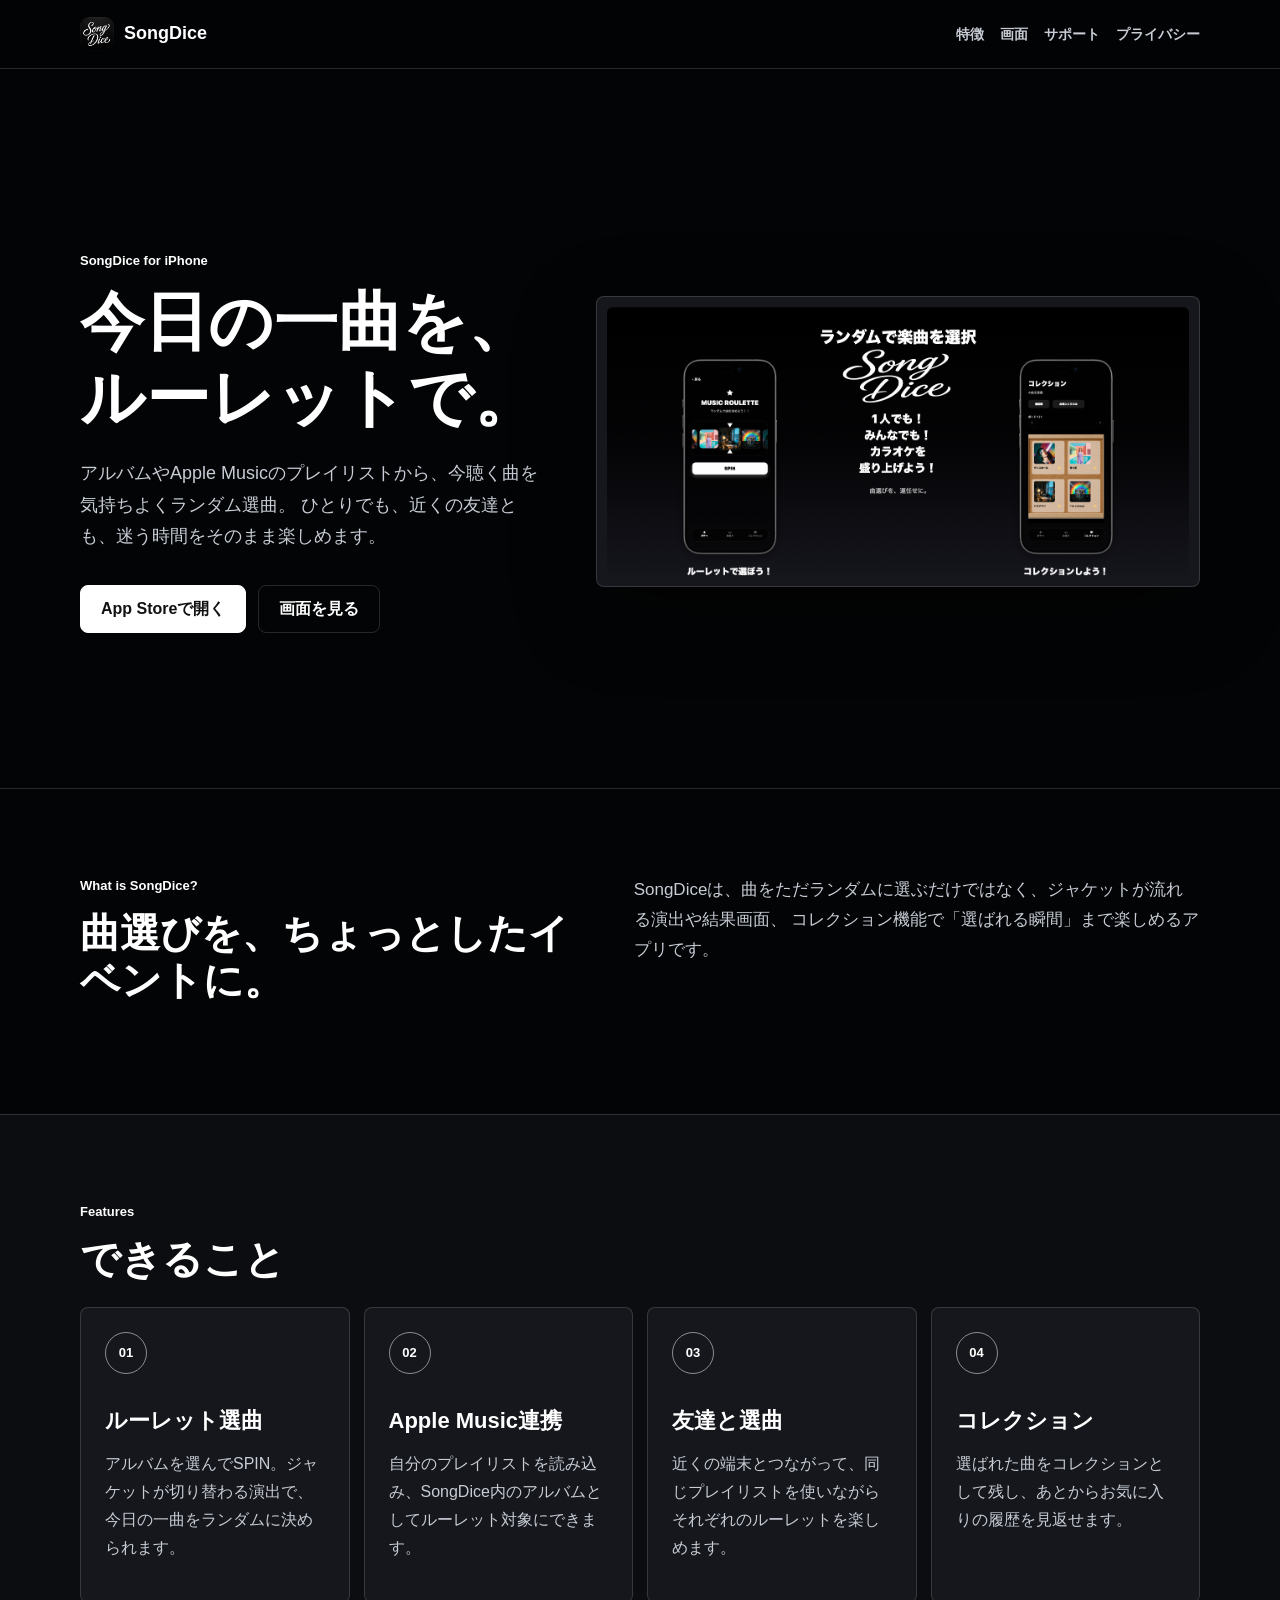
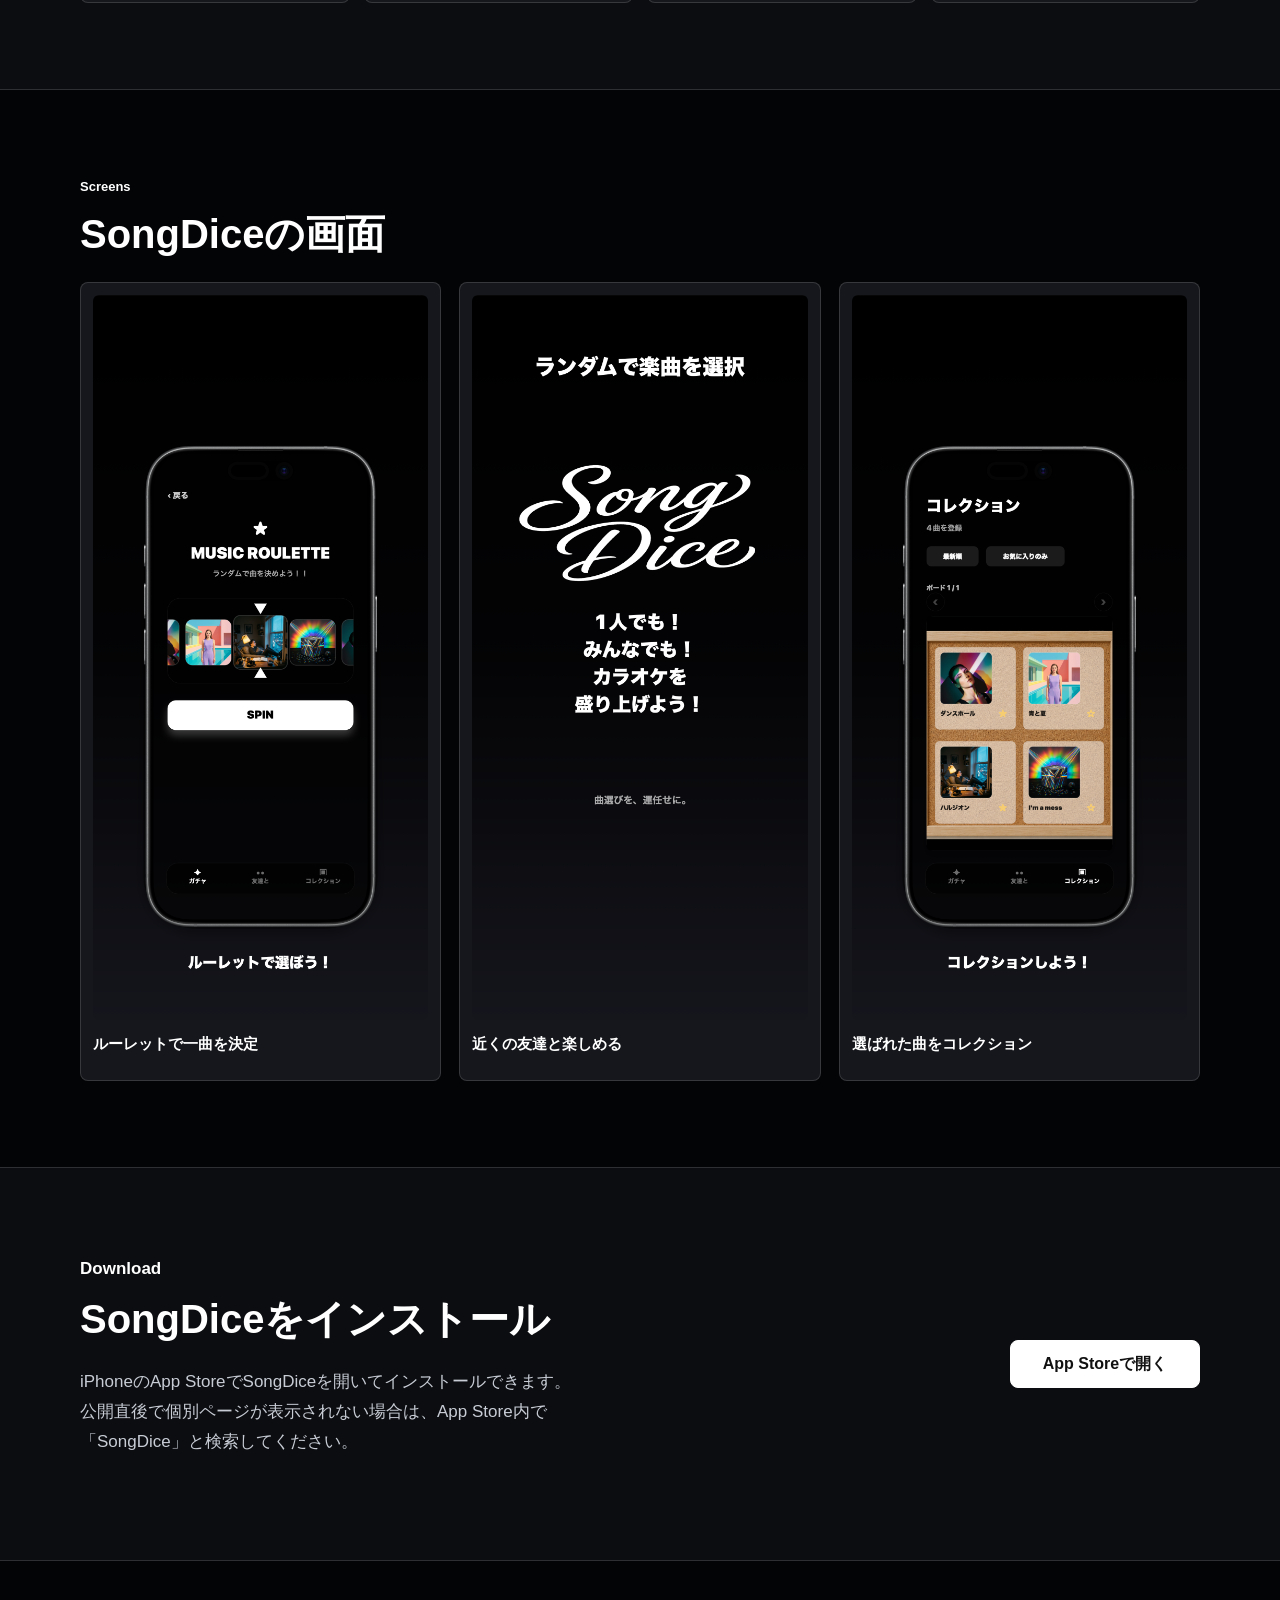
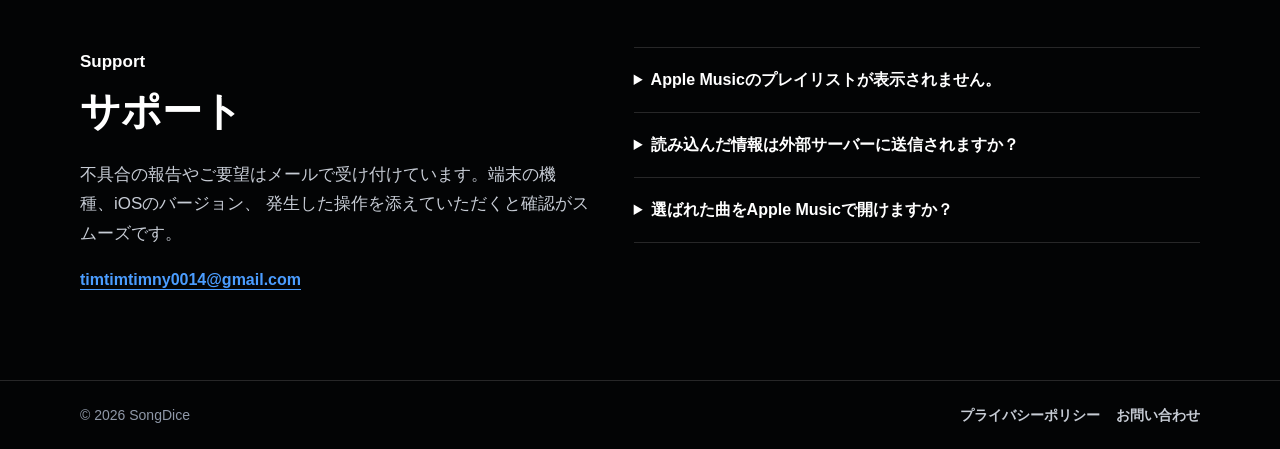
<file: index.html>
<!DOCTYPE html>
<html lang="ja">
<head>
  <meta charset="UTF-8">
  <meta name="viewport" content="width=device-width, initial-scale=1">
  <meta name="description" content="SongDiceは、アルバムやApple Musicのプレイリストから今日の一曲をルーレットで決めるiOSアプリです。">
  <meta property="og:title" content="SongDice">
  <meta property="og:description" content="今日の一曲を、ルーレットで。">
  <meta property="og:image" content="assets/songdice-hero.png">
  <meta property="og:type" content="website">
  <title>SongDice</title>
  <link rel="icon" href="assets/songdice-icon.png">
  <link rel="apple-touch-icon" href="assets/songdice-icon.png">
  <link rel="stylesheet" href="styles.css">
</head>
<body>
  <header class="site-header">
    <div class="shell nav">
      <a class="brand" href="index.html" aria-label="SongDice トップ">
        <img src="assets/songdice-icon.png" alt="" width="34" height="34">
        <span>SongDice</span>
      </a>
      <nav aria-label="ページ内ナビゲーション">
        <a href="#features">特徴</a>
        <a href="#screens">画面</a>
        <a href="#support">サポート</a>
        <a href="privacy.html">プライバシー</a>
      </nav>
    </div>
  </header>

  <main>
    <section class="hero">
      <div class="shell hero-grid">
        <div class="hero-copy">
          <p class="eyebrow">SongDice for iPhone</p>
          <h1>今日の一曲を、ルーレットで。</h1>
          <p>
            アルバムやApple Musicのプレイリストから、今聴く曲を気持ちよくランダム選曲。
            ひとりでも、近くの友達とも、迷う時間をそのまま楽しめます。
          </p>
          <div class="hero-actions" aria-label="主要リンク">
            <a class="button primary" href="https://apps.apple.com/jp/app/song-dice/id6774617741" target="_blank" rel="noopener noreferrer">App Storeで開く</a>
            <a class="button secondary" href="#screens">画面を見る</a>
          </div>
        </div>
        <figure class="hero-visual" aria-label="SongDiceのアプリ画面">
          <img src="assets/songdice-hero.png" alt="SongDiceのルーレット、メッセージ、コレクション画面">
        </figure>
      </div>
    </section>

    <section class="section intro">
      <div class="shell intro-grid">
        <div>
          <p class="eyebrow">What is SongDice?</p>
          <h2>曲選びを、ちょっとしたイベントに。</h2>
        </div>
        <p>
          SongDiceは、曲をただランダムに選ぶだけではなく、ジャケットが流れる演出や結果画面、
          コレクション機能で「選ばれる瞬間」まで楽しめるアプリです。
        </p>
      </div>
    </section>

    <section class="section band" id="features">
      <div class="shell">
        <p class="eyebrow">Features</p>
        <h2>できること</h2>
        <div class="feature-grid">
          <article>
            <span class="feature-number">01</span>
            <h3>ルーレット選曲</h3>
            <p>アルバムを選んでSPIN。ジャケットが切り替わる演出で、今日の一曲をランダムに決められます。</p>
          </article>
          <article>
            <span class="feature-number">02</span>
            <h3>Apple Music連携</h3>
            <p>自分のプレイリストを読み込み、SongDice内のアルバムとしてルーレット対象にできます。</p>
          </article>
          <article>
            <span class="feature-number">03</span>
            <h3>友達と選曲</h3>
            <p>近くの端末とつながって、同じプレイリストを使いながらそれぞれのルーレットを楽しめます。</p>
          </article>
          <article>
            <span class="feature-number">04</span>
            <h3>コレクション</h3>
            <p>選ばれた曲をコレクションとして残し、あとからお気に入りの履歴を見返せます。</p>
          </article>
        </div>
      </div>
    </section>

    <section class="section" id="screens">
      <div class="shell">
        <div class="section-heading">
          <p class="eyebrow">Screens</p>
          <h2>SongDiceの画面</h2>
        </div>
        <div class="screen-grid">
          <figure>
            <img src="assets/songdice-roulette.png" alt="ルーレット選曲画面">
            <figcaption>ルーレットで一曲を決定</figcaption>
          </figure>
          <figure>
            <img src="assets/songdice-message.png" alt="友達と楽しむメッセージ画面">
            <figcaption>近くの友達と楽しめる</figcaption>
          </figure>
          <figure>
            <img src="assets/songdice-collection.png" alt="選ばれた曲のコレクション画面">
            <figcaption>選ばれた曲をコレクション</figcaption>
          </figure>
        </div>
      </div>
    </section>

    <section class="section band install">
      <div class="shell install-grid">
        <div>
          <p class="eyebrow">Download</p>
          <h2>SongDiceをインストール</h2>
          <p>
            iPhoneのApp StoreでSongDiceを開いてインストールできます。
            公開直後で個別ページが表示されない場合は、App Store内で「SongDice」と検索してください。
          </p>
        </div>
        <a class="button primary large" href="https://apps.apple.com/jp/app/song-dice/id6774617741" target="_blank" rel="noopener noreferrer">App Storeで開く</a>
      </div>
    </section>

    <section class="section" id="support">
      <div class="shell support-grid">
        <div>
          <p class="eyebrow">Support</p>
          <h2>サポート</h2>
          <p>
            不具合の報告やご要望はメールで受け付けています。端末の機種、iOSのバージョン、
            発生した操作を添えていただくと確認がスムーズです。
          </p>
          <a class="text-link" href="mailto:timtimtimny0014@gmail.com">timtimtimny0014@gmail.com</a>
        </div>
        <div class="faq-list" aria-label="よくある質問">
          <details>
            <summary>Apple Musicのプレイリストが表示されません。</summary>
            <p>端末でApple Musicにサインインしていること、設定アプリでSongDiceのメディアアクセスが許可されていることをご確認ください。</p>
          </details>
          <details>
            <summary>読み込んだ情報は外部サーバーに送信されますか？</summary>
            <p>SongDice独自のサーバーには送信しません。読み込んだアルバムと曲情報は端末内に保存されます。</p>
          </details>
          <details>
            <summary>選ばれた曲をApple Musicで開けますか？</summary>
            <p>曲情報にApple Musicのリンクがある場合は、結果画面からApple Musicで開けます。</p>
          </details>
        </div>
      </div>
    </section>
  </main>

  <footer>
    <div class="shell footer-inner">
      <span>© 2026 SongDice</span>
      <div>
        <a href="privacy.html">プライバシーポリシー</a>
        <a href="mailto:timtimtimny0014@gmail.com">お問い合わせ</a>
      </div>
    </div>
  </footer>
</body>
</html>
</file>
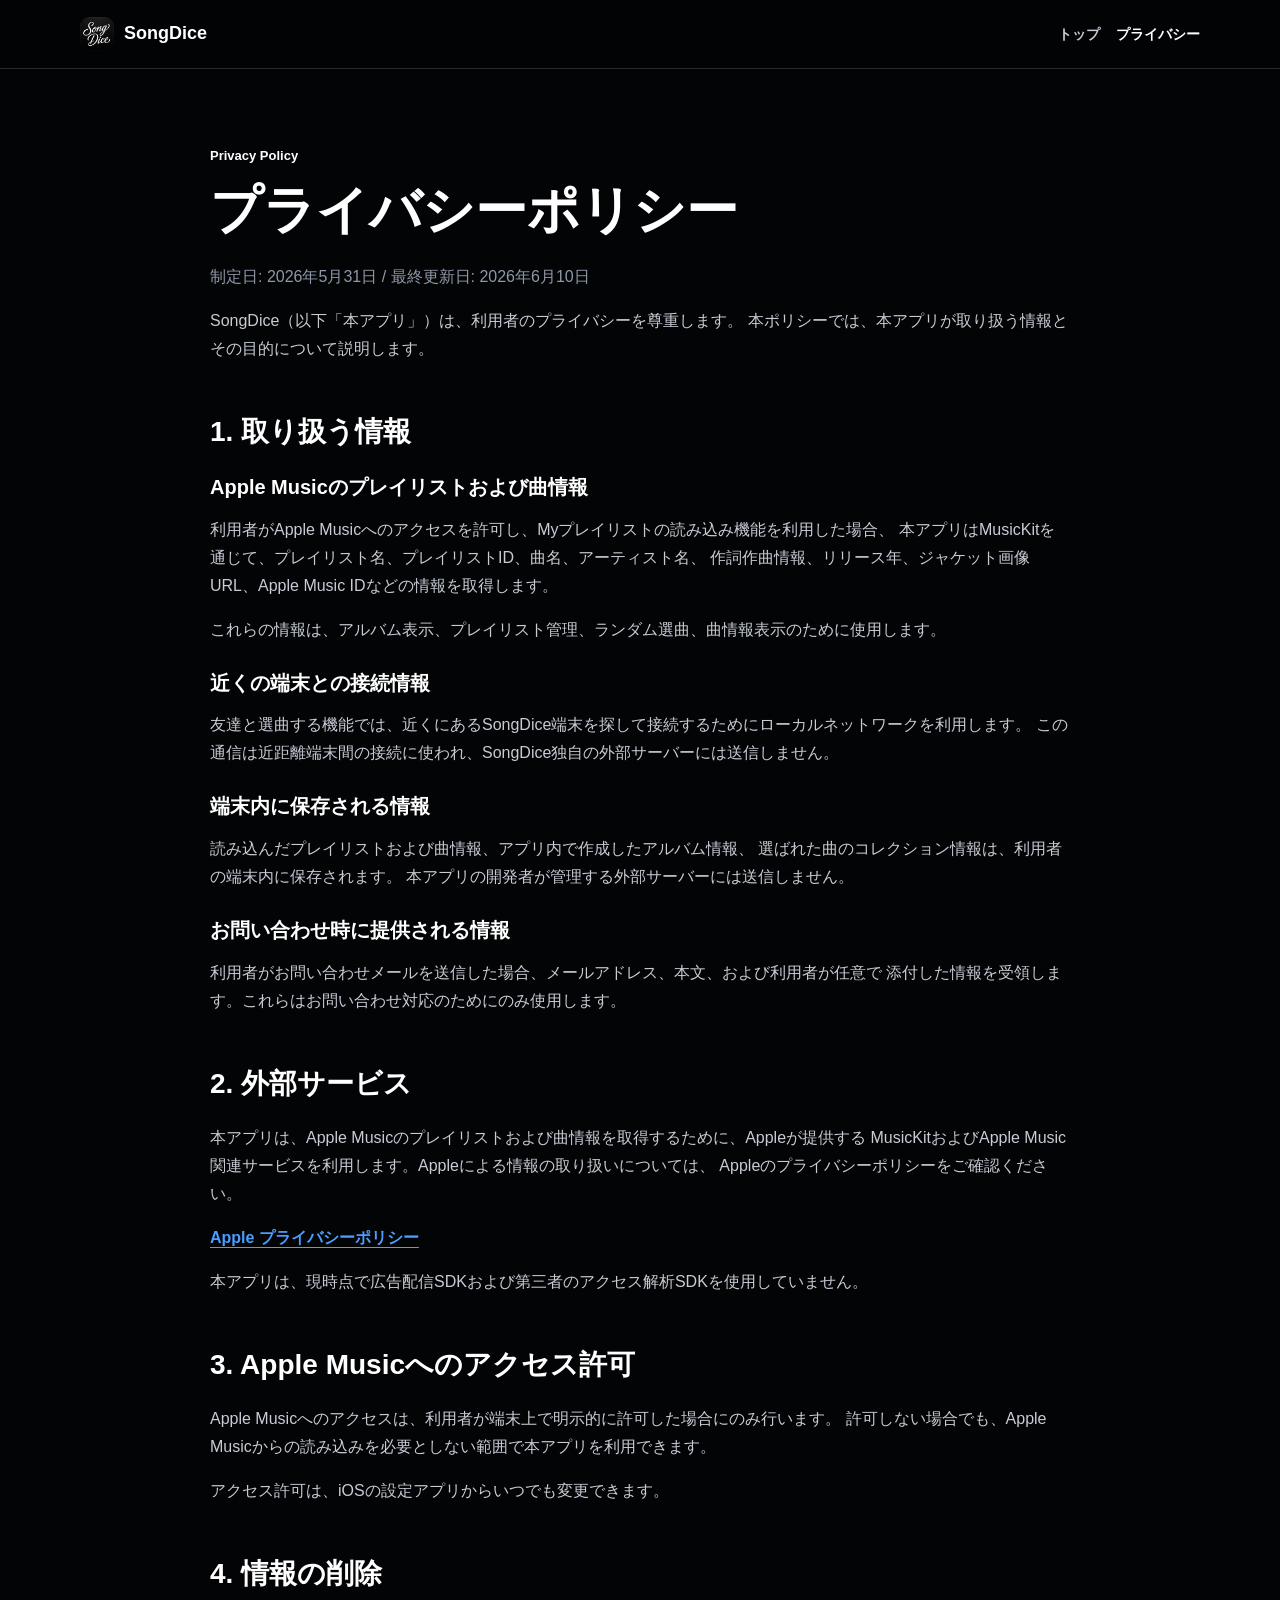
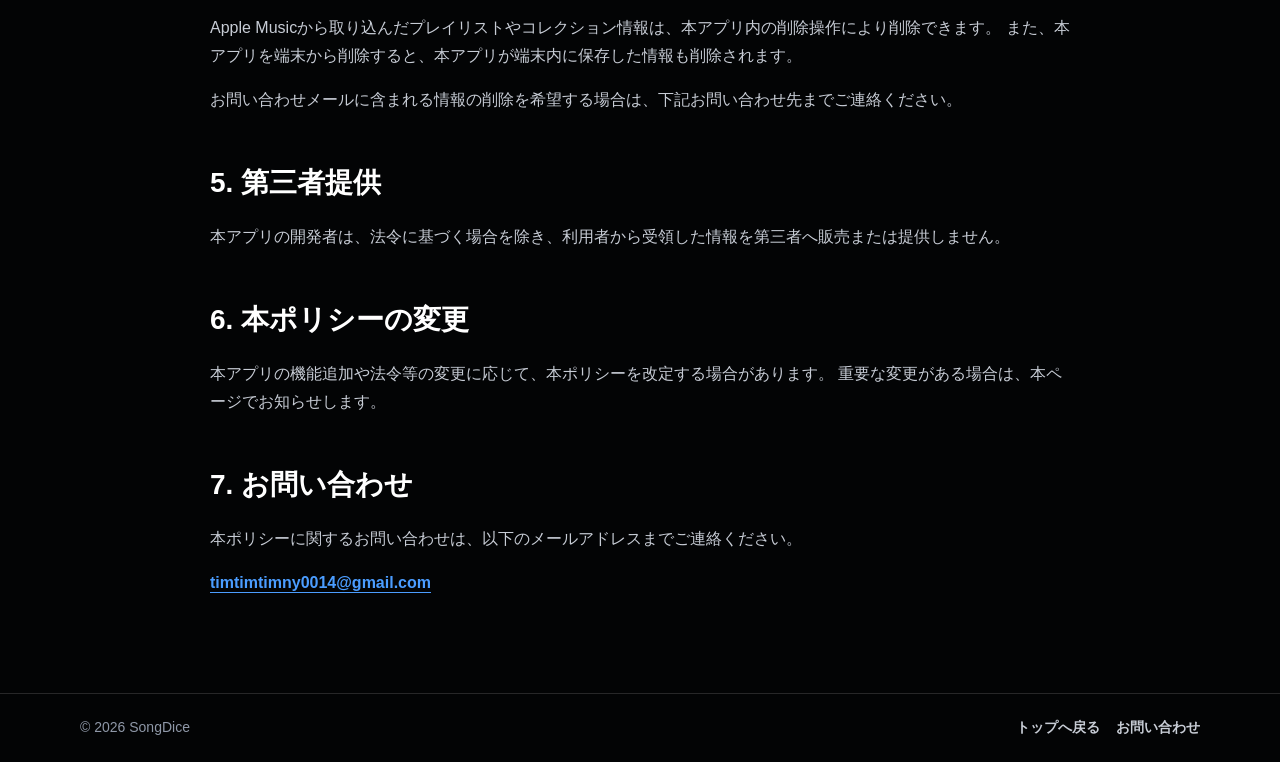
<file: privacy.html>
<!DOCTYPE html>
<html lang="ja">
<head>
  <meta charset="UTF-8">
  <meta name="viewport" content="width=device-width, initial-scale=1">
  <meta name="description" content="SongDiceのプライバシーポリシーです。">
  <title>プライバシーポリシー | SongDice</title>
  <link rel="icon" href="assets/songdice-icon.png">
  <link rel="apple-touch-icon" href="assets/songdice-icon.png">
  <link rel="stylesheet" href="styles.css">
</head>
<body>
  <header class="site-header">
    <div class="shell nav">
      <a class="brand" href="index.html" aria-label="SongDice トップ">
        <img src="assets/songdice-icon.png" alt="" width="34" height="34">
        <span>SongDice</span>
      </a>
      <nav aria-label="ページナビゲーション">
        <a href="index.html">トップ</a>
        <a aria-current="page" href="privacy.html">プライバシー</a>
      </nav>
    </div>
  </header>

  <main class="shell policy">
    <p class="eyebrow">Privacy Policy</p>
    <h1>プライバシーポリシー</h1>
    <p class="updated">制定日: 2026年5月31日 / 最終更新日: 2026年6月10日</p>

    <p>
      SongDice（以下「本アプリ」）は、利用者のプライバシーを尊重します。
      本ポリシーでは、本アプリが取り扱う情報とその目的について説明します。
    </p>

    <section>
      <h2>1. 取り扱う情報</h2>
      <h3>Apple Musicのプレイリストおよび曲情報</h3>
      <p>
        利用者がApple Musicへのアクセスを許可し、Myプレイリストの読み込み機能を利用した場合、
        本アプリはMusicKitを通じて、プレイリスト名、プレイリストID、曲名、アーティスト名、
        作詞作曲情報、リリース年、ジャケット画像URL、Apple Music IDなどの情報を取得します。
      </p>
      <p>
        これらの情報は、アルバム表示、プレイリスト管理、ランダム選曲、曲情報表示のために使用します。
      </p>

      <h3>近くの端末との接続情報</h3>
      <p>
        友達と選曲する機能では、近くにあるSongDice端末を探して接続するためにローカルネットワークを利用します。
        この通信は近距離端末間の接続に使われ、SongDice独自の外部サーバーには送信しません。
      </p>

      <h3>端末内に保存される情報</h3>
      <p>
        読み込んだプレイリストおよび曲情報、アプリ内で作成したアルバム情報、
        選ばれた曲のコレクション情報は、利用者の端末内に保存されます。
        本アプリの開発者が管理する外部サーバーには送信しません。
      </p>

      <h3>お問い合わせ時に提供される情報</h3>
      <p>
        利用者がお問い合わせメールを送信した場合、メールアドレス、本文、および利用者が任意で
        添付した情報を受領します。これらはお問い合わせ対応のためにのみ使用します。
      </p>
    </section>

    <section>
      <h2>2. 外部サービス</h2>
      <p>
        本アプリは、Apple Musicのプレイリストおよび曲情報を取得するために、Appleが提供する
        MusicKitおよびApple Music関連サービスを利用します。Appleによる情報の取り扱いについては、
        Appleのプライバシーポリシーをご確認ください。
      </p>
      <p>
        <a class="text-link" href="https://www.apple.com/legal/privacy/jp/" target="_blank" rel="noopener noreferrer">
          Apple プライバシーポリシー
        </a>
      </p>
      <p>
        本アプリは、現時点で広告配信SDKおよび第三者のアクセス解析SDKを使用していません。
      </p>
    </section>

    <section>
      <h2>3. Apple Musicへのアクセス許可</h2>
      <p>
        Apple Musicへのアクセスは、利用者が端末上で明示的に許可した場合にのみ行います。
        許可しない場合でも、Apple Musicからの読み込みを必要としない範囲で本アプリを利用できます。
      </p>
      <p>
        アクセス許可は、iOSの設定アプリからいつでも変更できます。
      </p>
    </section>

    <section>
      <h2>4. 情報の削除</h2>
      <p>
        Apple Musicから取り込んだプレイリストやコレクション情報は、本アプリ内の削除操作により削除できます。
        また、本アプリを端末から削除すると、本アプリが端末内に保存した情報も削除されます。
      </p>
      <p>
        お問い合わせメールに含まれる情報の削除を希望する場合は、下記お問い合わせ先までご連絡ください。
      </p>
    </section>

    <section>
      <h2>5. 第三者提供</h2>
      <p>
        本アプリの開発者は、法令に基づく場合を除き、利用者から受領した情報を第三者へ販売または提供しません。
      </p>
    </section>

    <section>
      <h2>6. 本ポリシーの変更</h2>
      <p>
        本アプリの機能追加や法令等の変更に応じて、本ポリシーを改定する場合があります。
        重要な変更がある場合は、本ページでお知らせします。
      </p>
    </section>

    <section>
      <h2>7. お問い合わせ</h2>
      <p>本ポリシーに関するお問い合わせは、以下のメールアドレスまでご連絡ください。</p>
      <a class="text-link" href="mailto:timtimtimny0014@gmail.com">timtimtimny0014@gmail.com</a>
    </section>
  </main>

  <footer>
    <div class="shell footer-inner">
      <span>© 2026 SongDice</span>
      <div>
        <a href="index.html">トップへ戻る</a>
        <a href="mailto:timtimtimny0014@gmail.com">お問い合わせ</a>
      </div>
    </div>
  </footer>
</body>
</html>
</file>
<file: styles.css>
:root {
  color-scheme: dark;
  --bg: #030405;
  --bg-soft: #0c0d10;
  --panel: #15171c;
  --panel-strong: #1d2027;
  --line: rgba(255, 255, 255, 0.14);
  --text: #ffffff;
  --muted: #c7ccd5;
  --soft: #8f98a8;
  --green: #22c58b;
  --blue: #4b9dff;
  --max: 1120px;
}

* {
  box-sizing: border-box;
}

html {
  scroll-behavior: smooth;
}

body {
  margin: 0;
  background: var(--bg);
  color: var(--text);
  font-family: -apple-system, BlinkMacSystemFont, "Helvetica Neue", "Yu Gothic", YuGothic, sans-serif;
  line-height: 1.75;
}

img {
  display: block;
  max-width: 100%;
}

a {
  color: inherit;
}

.shell {
  width: min(calc(100% - 40px), var(--max));
  margin-inline: auto;
}

.site-header {
  position: sticky;
  top: 0;
  z-index: 20;
  border-bottom: 1px solid var(--line);
  background: rgba(3, 4, 5, 0.92);
  backdrop-filter: blur(16px);
}

.nav,
.footer-inner {
  display: flex;
  min-height: 68px;
  align-items: center;
  justify-content: space-between;
  gap: 20px;
}

.brand {
  display: flex;
  align-items: center;
  gap: 10px;
  color: var(--text);
  font-size: 18px;
  font-weight: 800;
  text-decoration: none;
}

.brand img {
  border-radius: 9px;
}

nav,
.footer-inner div {
  display: flex;
  flex-wrap: wrap;
  justify-content: flex-end;
  gap: 16px;
}

nav a,
footer a {
  color: var(--muted);
  font-size: 14px;
  font-weight: 700;
  text-decoration: none;
}

nav a:hover,
footer a:hover,
nav a[aria-current="page"] {
  color: var(--text);
}

.hero {
  min-height: 720px;
  display: flex;
  align-items: center;
  padding-block: 78px 52px;
  border-bottom: 1px solid var(--line);
  background: #030405;
}

.hero-grid {
  display: grid;
  grid-template-columns: minmax(0, 0.9fr) minmax(420px, 1.15fr);
  align-items: center;
  gap: 44px;
}

.hero-copy {
  min-width: 0;
}

.eyebrow {
  margin: 0 0 12px;
  color: var(--text);
  font-size: 13px;
  font-weight: 800;
  letter-spacing: 0;
  text-transform: none;
}

h1,
h2,
h3 {
  margin-top: 0;
  color: var(--text);
  line-height: 1.18;
  letter-spacing: 0;
}

h1 {
  margin-bottom: 22px;
  font-size: 64px;
}

h2 {
  margin-bottom: 24px;
  font-size: 40px;
}

h3 {
  margin-bottom: 10px;
  font-size: 22px;
}

p {
  color: var(--muted);
}

.hero-copy p:not(.eyebrow) {
  max-width: 610px;
  margin: 0;
  font-size: 18px;
}

.hero-actions {
  display: flex;
  flex-wrap: wrap;
  gap: 12px;
  margin-top: 32px;
}

.button {
  display: inline-flex;
  min-height: 48px;
  align-items: center;
  justify-content: center;
  padding: 0 20px;
  border: 1px solid var(--line);
  border-radius: 8px;
  color: var(--text);
  font-weight: 800;
  text-decoration: none;
  transition: background 160ms ease, border-color 160ms ease, transform 160ms ease;
}

.button:hover {
  transform: translateY(-1px);
}

.primary {
  border-color: var(--text);
  background: var(--text);
  color: #111111;
}

.primary:hover {
  background: #e9edf3;
}

.secondary:hover {
  border-color: var(--text);
}

.large {
  min-width: 190px;
}

.hero-visual {
  margin: 0;
  padding: 10px;
  border: 1px solid var(--line);
  border-radius: 8px;
  background: var(--panel);
  box-shadow: 0 24px 80px rgba(0, 0, 0, 0.42);
}

.hero-visual img {
  width: 100%;
  border-radius: 6px;
}

.section {
  padding-block: 86px;
}

.band {
  border-block: 1px solid var(--line);
  background: var(--bg-soft);
}

.intro-grid,
.install-grid,
.support-grid {
  display: grid;
  grid-template-columns: minmax(0, 0.9fr) minmax(0, 1fr);
  align-items: start;
  gap: 44px;
}

.intro-grid p:last-child,
.install-grid p,
.support-grid p {
  margin-top: 0;
  font-size: 17px;
}

.feature-grid {
  display: grid;
  grid-template-columns: repeat(4, minmax(0, 1fr));
  gap: 14px;
}

.feature-grid article {
  min-height: 250px;
  padding: 24px;
  border: 1px solid var(--line);
  border-radius: 8px;
  background: var(--panel);
}

.feature-number {
  display: inline-flex;
  width: 42px;
  height: 42px;
  align-items: center;
  justify-content: center;
  margin-bottom: 34px;
  border: 1px solid rgba(255, 255, 255, 0.5);
  border-radius: 50%;
  color: var(--text);
  font-size: 13px;
  font-weight: 800;
}

.screen-grid {
  display: grid;
  grid-template-columns: repeat(3, minmax(0, 1fr));
  gap: 18px;
}

.screen-grid figure {
  margin: 0;
  padding: 12px;
  border: 1px solid var(--line);
  border-radius: 8px;
  background: var(--panel);
}

.screen-grid img {
  width: 100%;
  border-radius: 6px;
}

figcaption {
  min-height: 48px;
  display: flex;
  align-items: center;
  color: var(--text);
  font-size: 15px;
  font-weight: 800;
}

.install-grid {
  align-items: center;
}

.install-grid .button {
  justify-self: end;
}

.text-link {
  color: var(--blue);
  font-weight: 800;
  text-decoration: underline;
  text-underline-offset: 4px;
}

.faq-list {
  border-top: 1px solid var(--line);
}

details {
  padding: 18px 0;
  border-bottom: 1px solid var(--line);
}

summary {
  color: var(--text);
  cursor: pointer;
  font-weight: 800;
}

details p {
  margin-bottom: 0;
}

.policy {
  max-width: 860px;
  padding-block: 76px 96px;
}

.policy h1 {
  font-size: 52px;
}

.policy h2 {
  margin-top: 52px;
  font-size: 28px;
}

.policy h3 {
  margin-top: 28px;
  font-size: 20px;
}

.updated {
  color: var(--soft);
}

footer {
  border-top: 1px solid var(--line);
  background: #030405;
}

footer span {
  color: var(--soft);
  font-size: 14px;
}

@media (max-width: 980px) {
  h1 {
    font-size: 52px;
  }

  h2 {
    font-size: 34px;
  }

  .hero {
    min-height: auto;
  }

  .hero-grid,
  .intro-grid,
  .install-grid,
  .support-grid {
    grid-template-columns: 1fr;
  }

  .hero-grid {
    gap: 32px;
  }

  .install-grid .button {
    justify-self: start;
  }

  .feature-grid {
    grid-template-columns: repeat(2, minmax(0, 1fr));
  }
}

@media (max-width: 720px) {
  .shell {
    width: min(calc(100% - 28px), var(--max));
  }

  .nav,
  .footer-inner {
    min-height: auto;
    padding-block: 14px;
    align-items: flex-start;
    flex-direction: column;
  }

  nav,
  .footer-inner div {
    justify-content: flex-start;
    gap: 12px;
  }

  .hero {
    padding-block: 42px 28px;
  }

  h1 {
    font-size: 42px;
  }

  h2 {
    font-size: 30px;
  }

  .hero-copy p:not(.eyebrow),
  .intro-grid p:last-child,
  .install-grid p,
  .support-grid p {
    font-size: 16px;
  }

  .hero-actions,
  .hero-actions .button,
  .install-grid .button {
    width: 100%;
  }

  .feature-grid,
  .screen-grid {
    grid-template-columns: 1fr;
  }

  .section {
    padding-block: 62px;
  }

  .feature-grid article {
    min-height: auto;
  }

  .feature-number {
    margin-bottom: 20px;
  }

  .policy h1 {
    font-size: 38px;
  }
}
</file>
